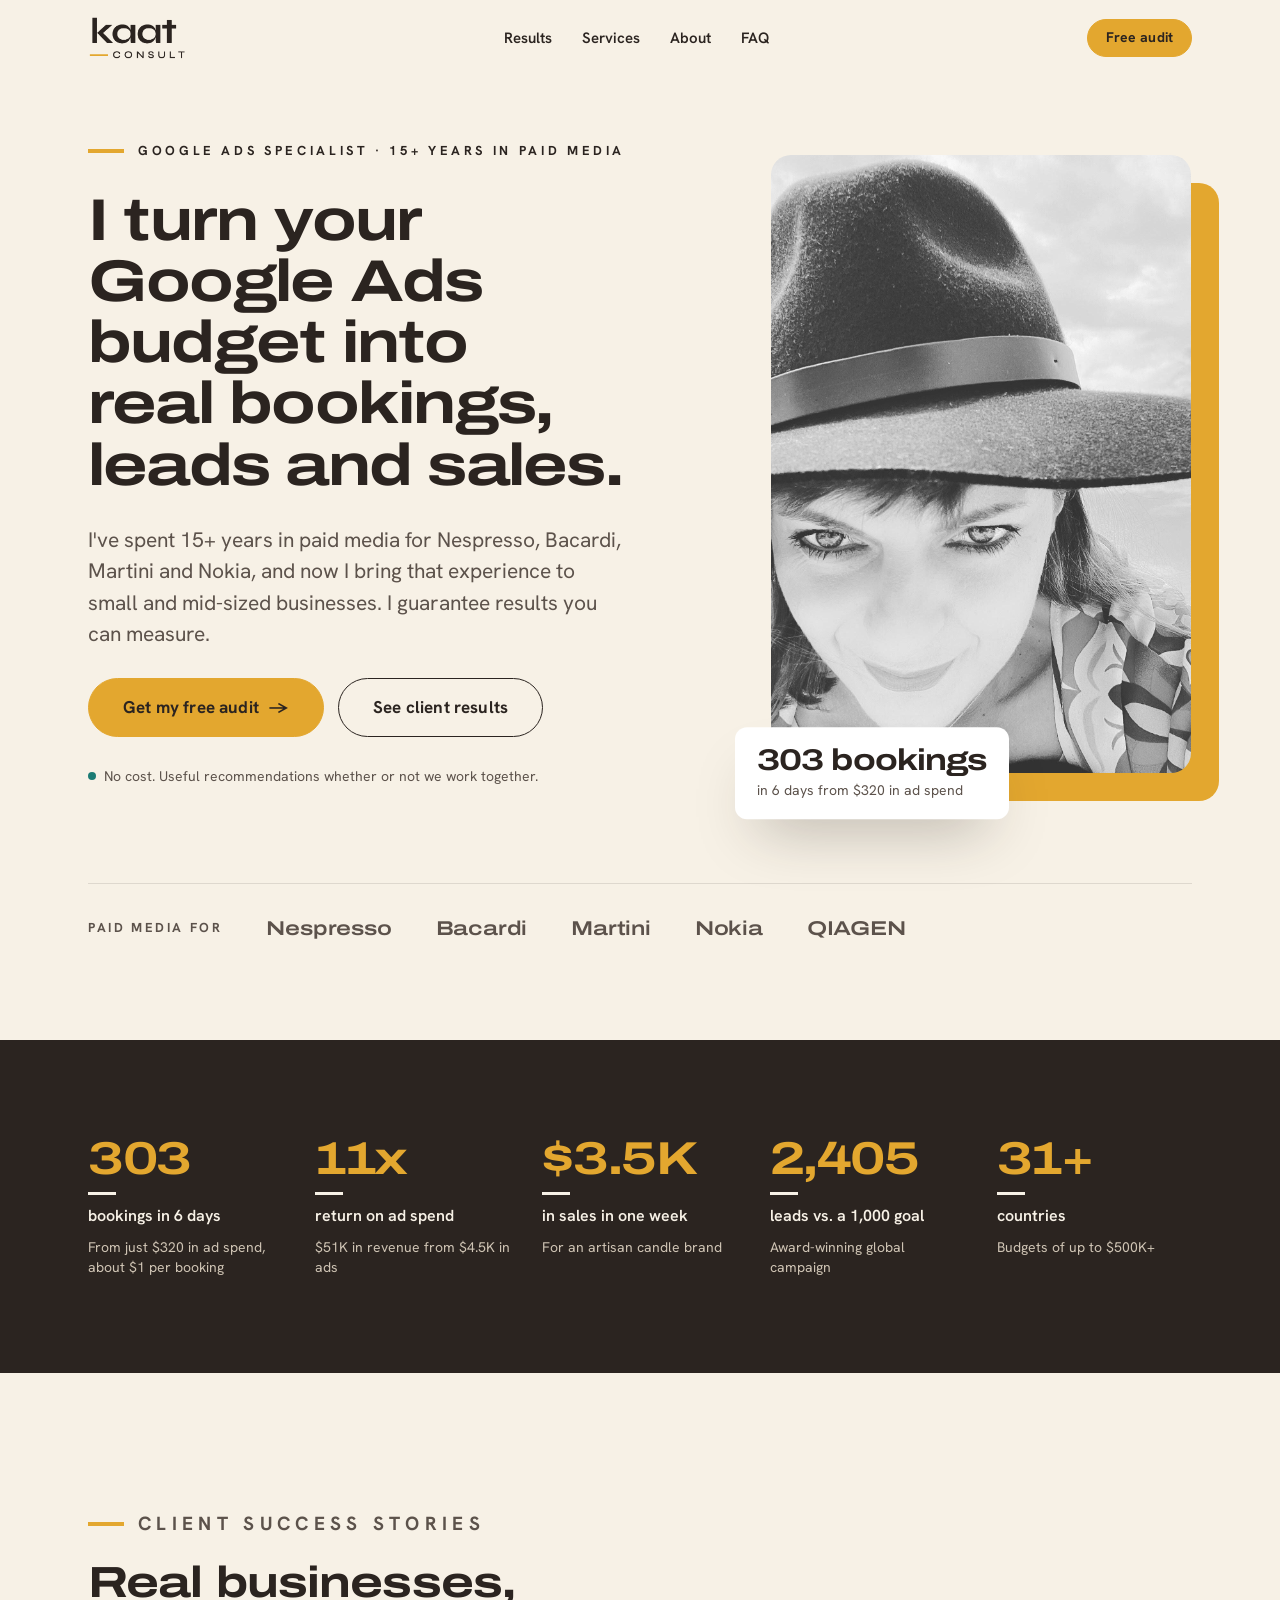
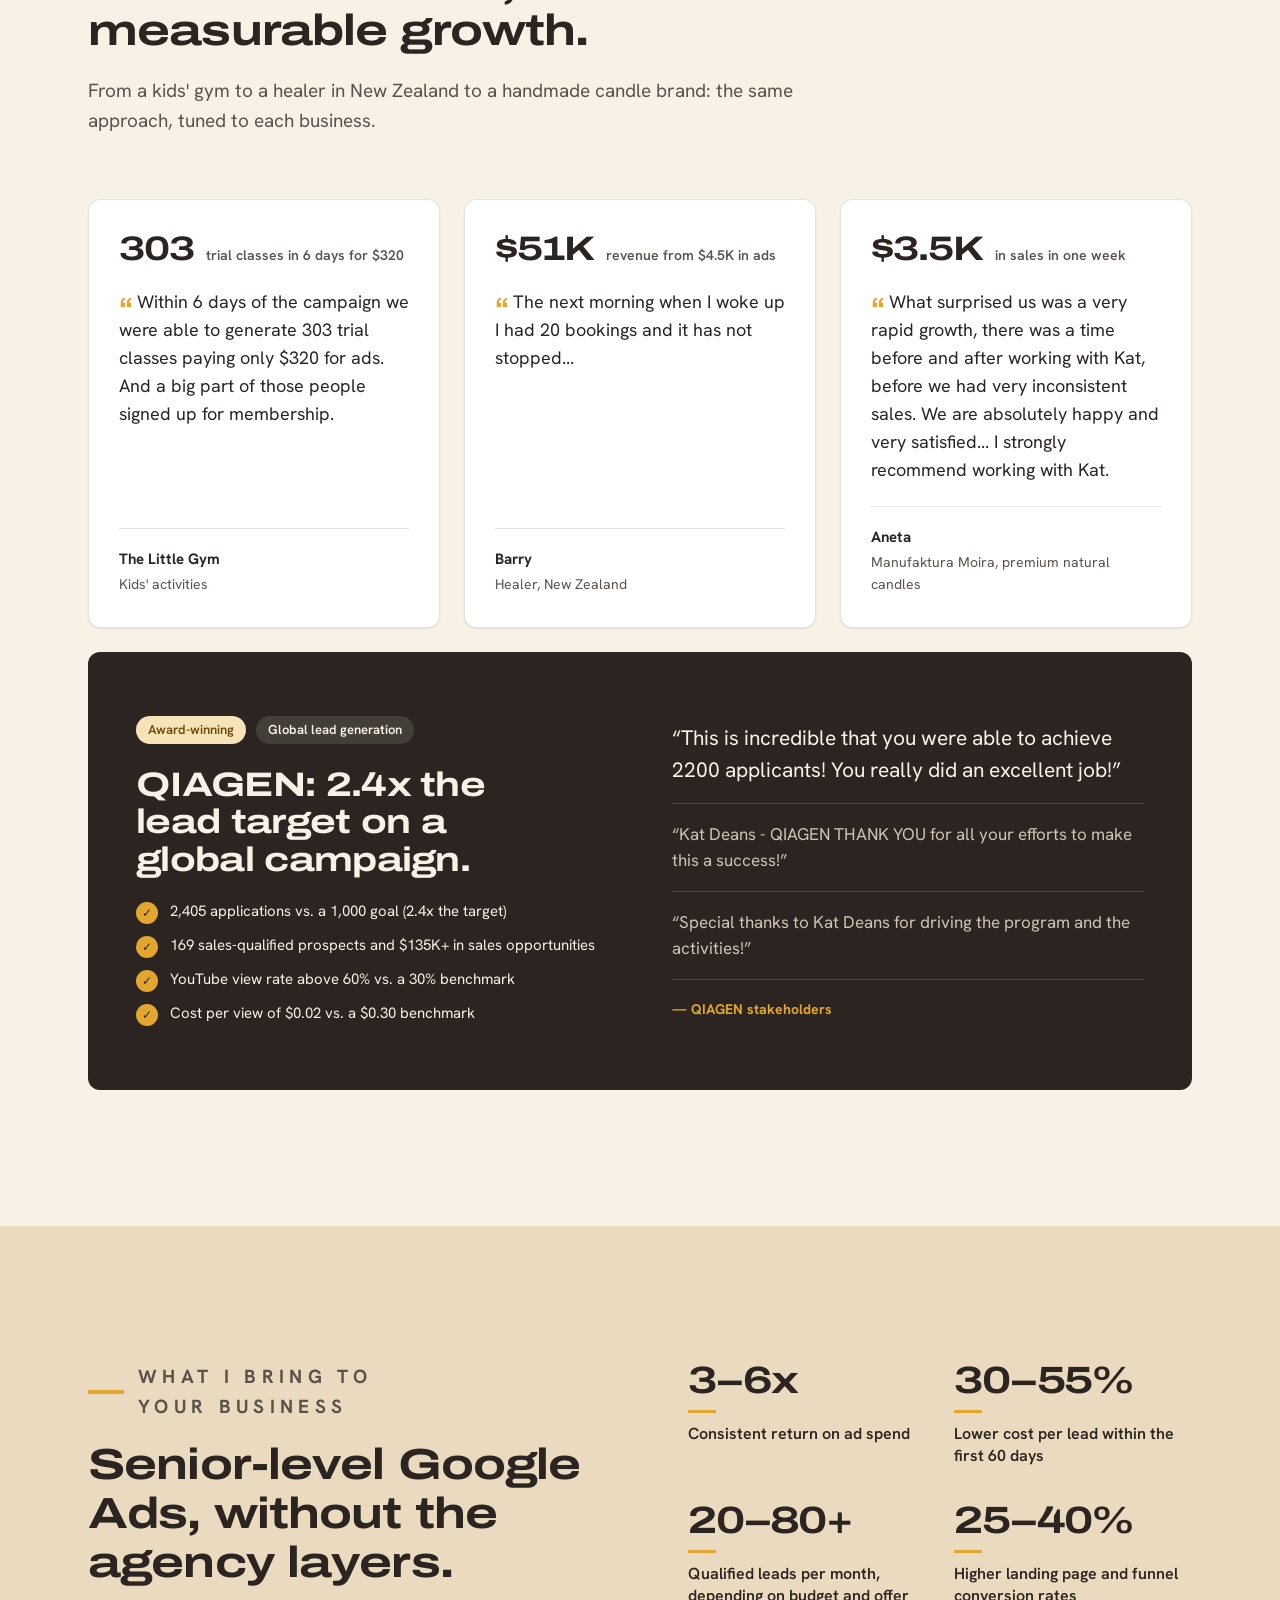
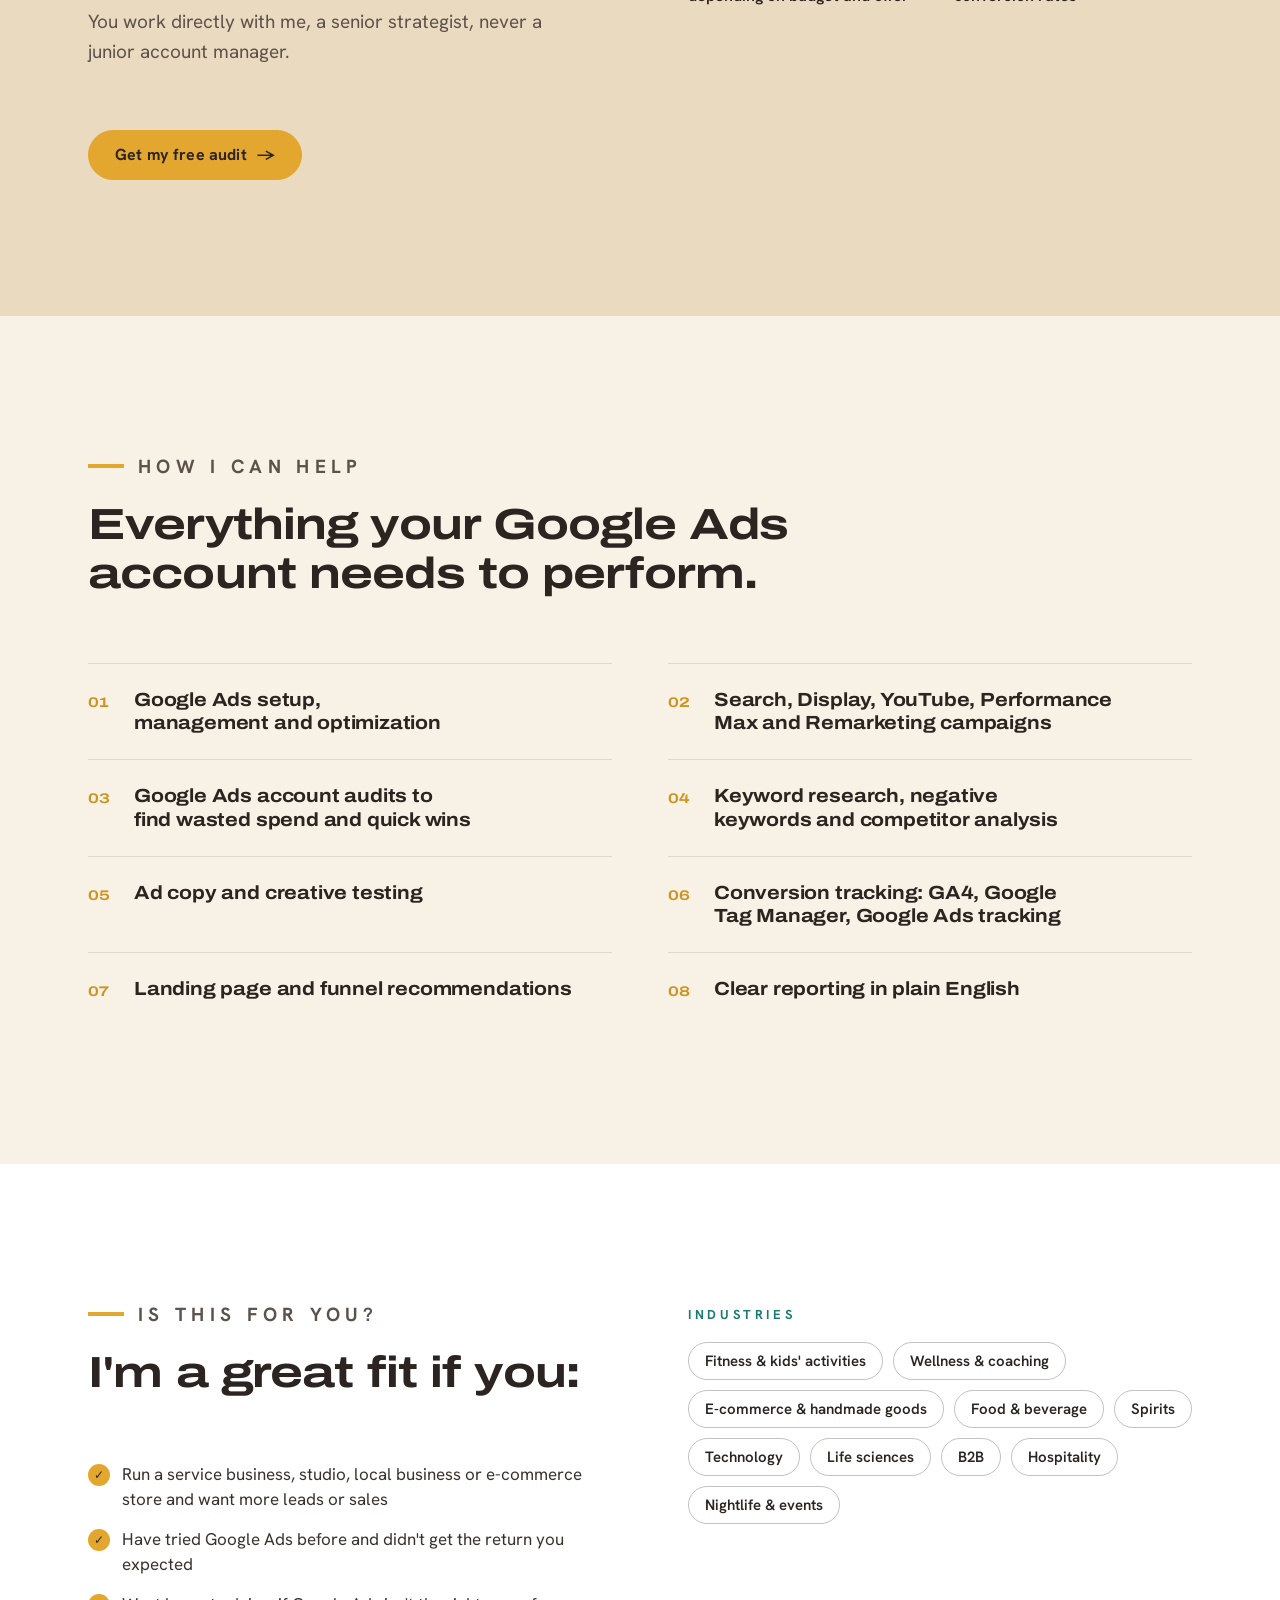
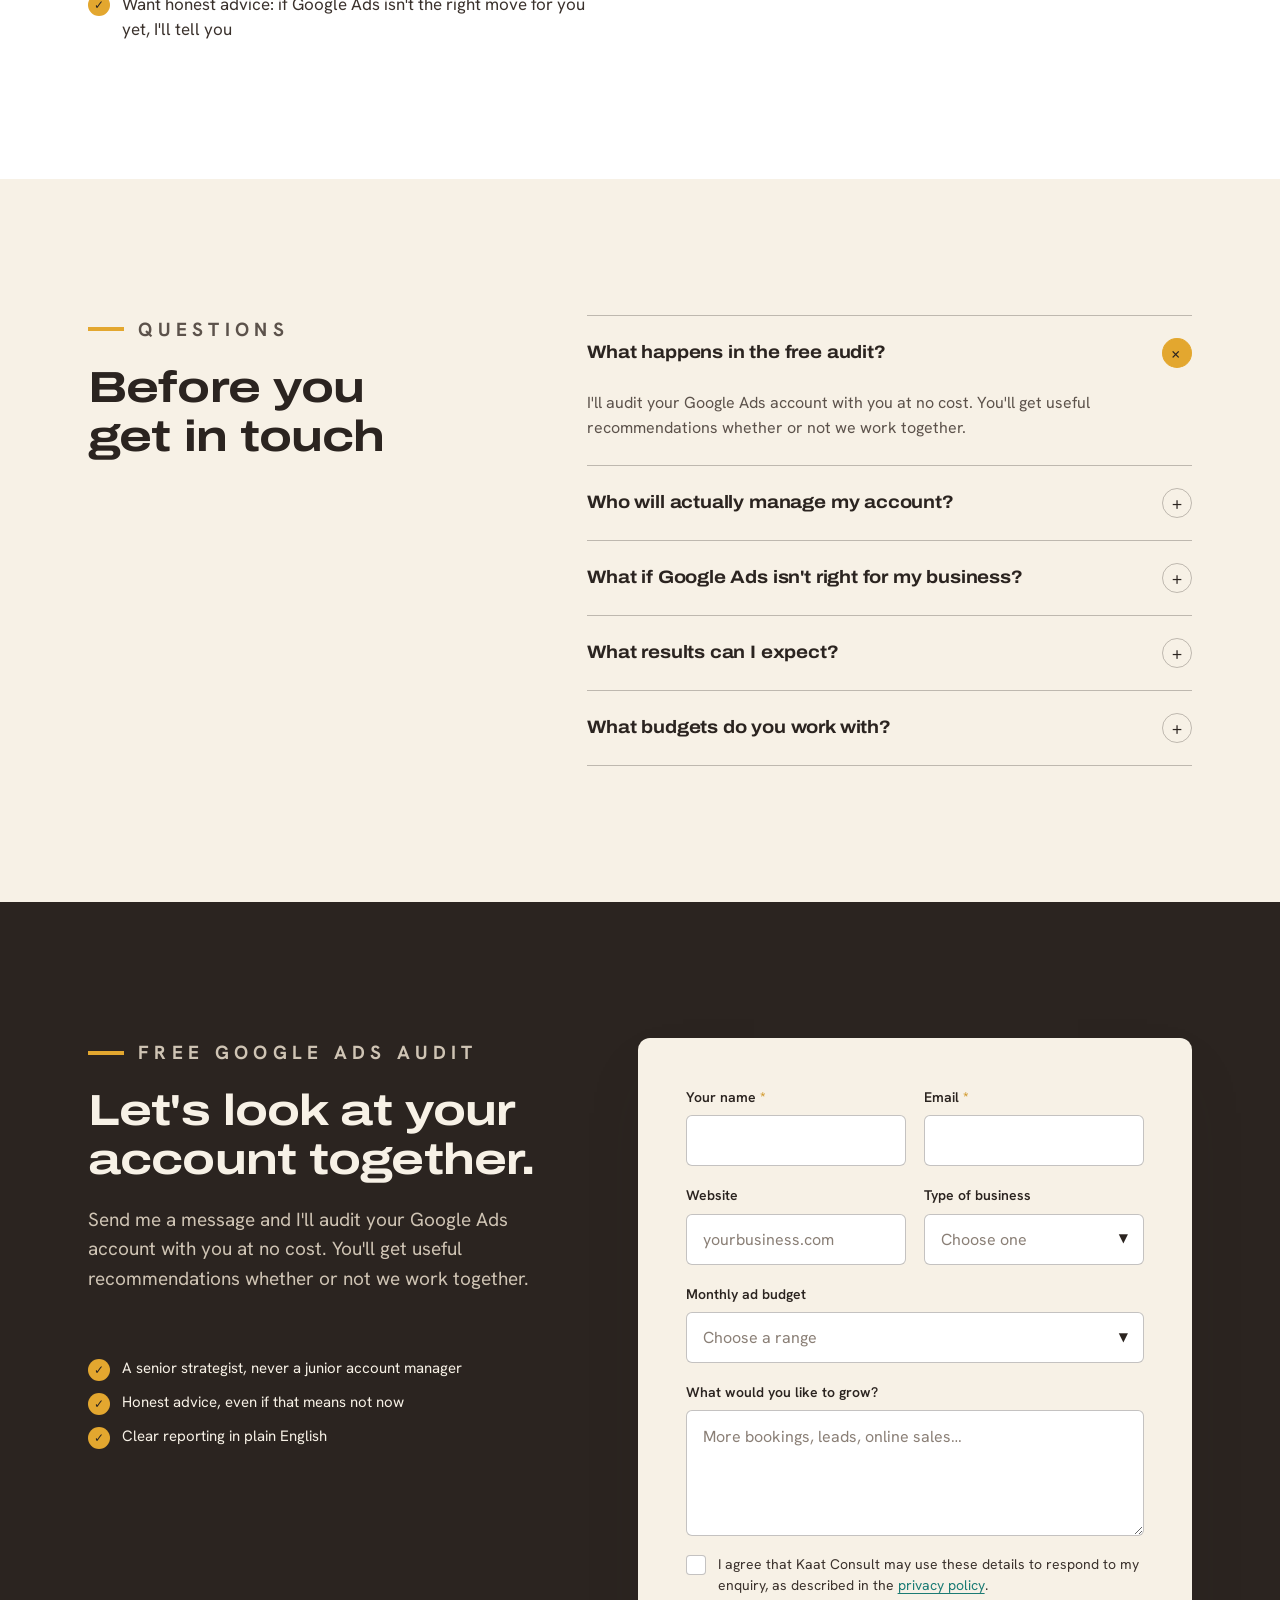
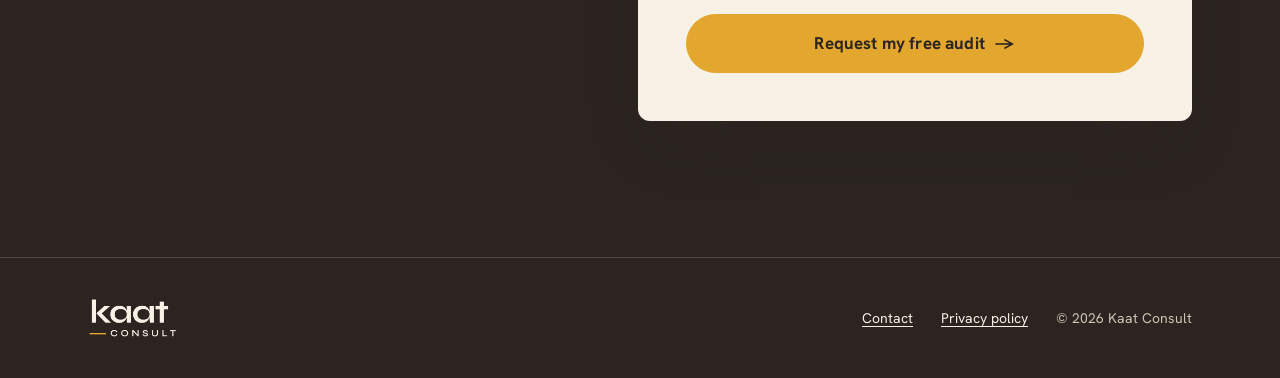
<file: index.html>
<!doctype html>
<html lang="en">
<head>
  <meta charset="utf-8">
  <meta name="viewport" content="width=device-width,initial-scale=1">
  <title>Kaat Consult · Google Ads for small &amp; mid-sized businesses</title>
  <meta name="description" content="Senior Google Ads consultant with 15+ years in paid media for Nespresso, Bacardi, Martini and Nokia. Get a free Google Ads audit and turn your budget into real bookings, leads and sales.">
  <meta property="og:type" content="website">
  <meta property="og:title" content="Kaat Consult · Google Ads for small &amp; mid-sized businesses">
  <meta property="og:description" content="I turn your Google Ads budget into real bookings, leads and sales. Request a free audit.">
  <meta property="og:image" content="assets/logo-on-light.png">
  <meta name="theme-color" content="#f7f1e6">
  <link rel="icon" href="assets/favicon.svg" type="image/svg+xml">
  <link rel="preconnect" href="https://fonts.googleapis.com">
  <link rel="preconnect" href="https://fonts.gstatic.com" crossorigin>
  <link rel="stylesheet" href="https://fonts.googleapis.com/css2?family=Archivo:wdth,wght@62..125,400..800&family=Hanken+Grotesk:ital,wght@0,400..700;1,400..700&display=swap">
  <link rel="stylesheet" href="css/styles.css">
  <!-- GA4 / Google Tag Manager: paste the snippet here before launch. -->
</head>
<body>
  <a class="skip-link" href="#main">Skip to content</a>

  <header class="site-header" id="site-header">
    <div class="wrap site-header__inner">
      <a class="site-header__logo" href="#top" aria-label="Kaat Consult home">
        <img src="assets/logo-on-light-tight.png" alt="Kaat Consult" width="700" height="310">
      </a>
      <nav class="site-nav" aria-label="Main">
        <a href="#results">Results</a>
        <a href="#services">Services</a>
        <a href="#about">About</a>
        <a href="#faq">FAQ</a>
      </nav>
      <a class="btn btn--primary btn--sm" href="#contact">Free audit</a>
    </div>
  </header>

  <main id="main">
    <!-- Hero -->
    <section class="hero" id="top">
      <div class="wrap hero__grid">
        <div class="hero__copy">
          <p class="eyebrow">Google Ads specialist · 15+ years in paid media</p>
          <h1>I turn your Google Ads budget into real bookings, leads and sales.</h1>
          <p class="hero__lead">I've spent 15+ years in paid media for Nespresso, Bacardi, Martini and Nokia, and now I bring that experience to small and mid-sized businesses. I guarantee results you can measure.</p>
          <div class="hero__ctas">
            <a class="btn btn--primary btn--lg" href="#contact">Get my free audit <span class="btn__arrow" aria-hidden="true">→</span></a>
            <a class="btn btn--secondary btn--lg" href="#results">See client results</a>
          </div>
          <p class="hero__micro">No cost. Useful recommendations whether or not we work together.</p>
        </div>
        <div class="portrait">
          <img src="assets/kat-portrait.png" alt="Kat Deans, founder of Kaat Consult" width="615" height="618" fetchpriority="high">
          <div class="portrait__chip">
            <strong>303 bookings</strong>
            <span>in 6 days from $320 in ad spend</span>
          </div>
        </div>
      </div>
      <div class="wrap">
        <ul class="brands" aria-label="Paid media for">
          <li class="brands__label" aria-hidden="true">Paid media for</li>
          <li class="brands__name">Nespresso</li>
          <li class="brands__name">Bacardi</li>
          <li class="brands__name">Martini</li>
          <li class="brands__name">Nokia</li>
          <li class="brands__name">QIAGEN</li>
        </ul>
      </div>
    </section>

    <!-- Proof band -->
    <section class="section section--ink section--tight" id="proof" aria-label="Results at a glance">
      <div class="wrap proof-stats">
        <div class="stat stat--lg stat--inverse">
          <div class="stat__value">303</div><div class="stat__bar"></div>
          <div class="stat__label">bookings in 6 days</div>
          <div class="stat__context">From just $320 in ad spend, about $1 per booking</div>
        </div>
        <div class="stat stat--lg stat--inverse">
          <div class="stat__value">11x</div><div class="stat__bar"></div>
          <div class="stat__label">return on ad spend</div>
          <div class="stat__context">$51K in revenue from $4.5K in ads</div>
        </div>
        <div class="stat stat--lg stat--inverse">
          <div class="stat__value">$3.5K</div><div class="stat__bar"></div>
          <div class="stat__label">in sales in one week</div>
          <div class="stat__context">For an artisan candle brand</div>
        </div>
        <div class="stat stat--lg stat--inverse">
          <div class="stat__value">2,405</div><div class="stat__bar"></div>
          <div class="stat__label">leads vs. a 1,000 goal</div>
          <div class="stat__context">Award-winning global campaign</div>
        </div>
        <div class="stat stat--lg stat--inverse">
          <div class="stat__value">31+</div><div class="stat__bar"></div>
          <div class="stat__label">countries</div>
          <div class="stat__context">Budgets of up to $500K+</div>
        </div>
      </div>
    </section>

    <!-- Results -->
    <section class="section section--page" id="results">
      <div class="wrap">
        <div class="section-head">
          <p class="eyebrow">Client success stories</p>
          <h2>Real businesses, measurable growth.</h2>
          <p>From a kids' gym to a healer in New Zealand to a handmade candle brand: the same approach, tuned to each business.</p>
        </div>
        <div class="grid-3">
          <figure class="tcard">
            <div class="tcard__result"><span class="tcard__value">303</span><span class="tcard__label">trial classes in 6 days for $320</span></div>
            <blockquote>Within 6 days of the campaign we were able to generate 303 trial classes paying only $320 for ads. And a big part of those people signed up for membership.</blockquote>
            <figcaption><span class="tcard__name">The Little Gym</span><span class="tcard__role">Kids' activities</span></figcaption>
          </figure>
          <figure class="tcard">
            <div class="tcard__result"><span class="tcard__value">$51K</span><span class="tcard__label">revenue from $4.5K in ads</span></div>
            <blockquote>The next morning when I woke up I had 20 bookings and it has not stopped...</blockquote>
            <figcaption><span class="tcard__name">Barry</span><span class="tcard__role">Healer, New Zealand</span></figcaption>
          </figure>
          <figure class="tcard">
            <div class="tcard__result"><span class="tcard__value">$3.5K</span><span class="tcard__label">in sales in one week</span></div>
            <blockquote>What surprised us was a very rapid growth, there was a time before and after working with Kat, before we had very inconsistent sales. We are absolutely happy and very satisfied... I strongly recommend working with Kat.</blockquote>
            <figcaption><span class="tcard__name">Aneta</span><span class="tcard__role">Manufaktura Moira, premium natural candles</span></figcaption>
          </figure>
        </div>

        <div class="qiagen">
          <div class="qiagen__main">
            <div class="qiagen__badges">
              <span class="badge badge--accent">Award-winning</span>
              <span class="badge badge--inverse">Global lead generation</span>
            </div>
            <h3>QIAGEN: 2.4x the lead target on a global campaign.</h3>
            <ul class="checklist checklist--sm checklist--inverse">
              <li>2,405 applications vs. a 1,000 goal (2.4x the target)</li>
              <li>169 sales-qualified prospects and $135K+ in sales opportunities</li>
              <li>YouTube view rate above 60% vs. a 30% benchmark</li>
              <li>Cost per view of $0.02 vs. a $0.30 benchmark</li>
            </ul>
          </div>
          <div class="qiagen__quotes">
            <blockquote>“This is incredible that you were able to achieve 2200 applicants! You really did an excellent job!”</blockquote>
            <blockquote>“Kat Deans - QIAGEN THANK YOU for all your efforts to make this a success!”</blockquote>
            <blockquote>“Special thanks to Kat Deans for driving the program and the activities!”</blockquote>
            <span class="qiagen__source">— QIAGEN stakeholders</span>
          </div>
        </div>
      </div>
    </section>

    <!-- Outcomes -->
    <section class="section section--alt" id="about">
      <div class="wrap grid-2 outcomes">
        <div>
          <div class="section-head">
            <p class="eyebrow">What I bring to your business</p>
            <h2>Senior-level Google Ads, without the agency layers.</h2>
            <p>You work directly with me, a senior strategist, never a junior account manager.</p>
          </div>
          <a class="btn btn--primary" href="#contact">Get my free audit <span class="btn__arrow" aria-hidden="true">→</span></a>
        </div>
        <div class="outcomes__stats">
          <div class="stat"><div class="stat__value">3–6x</div><div class="stat__bar"></div><div class="stat__label">Consistent return on ad spend</div></div>
          <div class="stat"><div class="stat__value">30–55%</div><div class="stat__bar"></div><div class="stat__label">Lower cost per lead within the first 60 days</div></div>
          <div class="stat"><div class="stat__value">20–80+</div><div class="stat__bar"></div><div class="stat__label">Qualified leads per month, depending on budget and offer</div></div>
          <div class="stat"><div class="stat__value">25–40%</div><div class="stat__bar"></div><div class="stat__label">Higher landing page and funnel conversion rates</div></div>
        </div>
      </div>
    </section>

    <!-- Services -->
    <section class="section section--page" id="services">
      <div class="wrap">
        <div class="section-head">
          <p class="eyebrow">How I can help</p>
          <h2>Everything your Google Ads account needs to perform.</h2>
        </div>
        <ol class="services">
          <li class="service"><span class="service__index" aria-hidden="true">01</span><h3 class="service__title">Google Ads setup, management and optimization</h3></li>
          <li class="service"><span class="service__index" aria-hidden="true">02</span><h3 class="service__title">Search, Display, YouTube, Performance Max and Remarketing campaigns</h3></li>
          <li class="service"><span class="service__index" aria-hidden="true">03</span><h3 class="service__title">Google Ads account audits to find wasted spend and quick wins</h3></li>
          <li class="service"><span class="service__index" aria-hidden="true">04</span><h3 class="service__title">Keyword research, negative keywords and competitor analysis</h3></li>
          <li class="service"><span class="service__index" aria-hidden="true">05</span><h3 class="service__title">Ad copy and creative testing</h3></li>
          <li class="service"><span class="service__index" aria-hidden="true">06</span><h3 class="service__title">Conversion tracking: GA4, Google Tag Manager, Google Ads tracking</h3></li>
          <li class="service"><span class="service__index" aria-hidden="true">07</span><h3 class="service__title">Landing page and funnel recommendations</h3></li>
          <li class="service"><span class="service__index" aria-hidden="true">08</span><h3 class="service__title">Clear reporting in plain English</h3></li>
        </ol>
      </div>
    </section>

    <!-- Fit -->
    <section class="section section--white" id="fit">
      <div class="wrap grid-2">
        <div>
          <div class="section-head">
            <p class="eyebrow">Is this for you?</p>
            <h2>I'm a great fit if you:</h2>
          </div>
          <ul class="checklist">
            <li>Run a service business, studio, local business or e-commerce store and want more leads or sales</li>
            <li>Have tried Google Ads before and didn't get the return you expected</li>
            <li>Want honest advice: if Google Ads isn't the right move for you yet, I'll tell you</li>
          </ul>
        </div>
        <div class="industries">
          <h3 class="eyebrow eyebrow--teal eyebrow--plain">Industries</h3>
          <ul>
            <li class="badge badge--outline badge--lg">Fitness &amp; kids' activities</li>
            <li class="badge badge--outline badge--lg">Wellness &amp; coaching</li>
            <li class="badge badge--outline badge--lg">E-commerce &amp; handmade goods</li>
            <li class="badge badge--outline badge--lg">Food &amp; beverage</li>
            <li class="badge badge--outline badge--lg">Spirits</li>
            <li class="badge badge--outline badge--lg">Technology</li>
            <li class="badge badge--outline badge--lg">Life sciences</li>
            <li class="badge badge--outline badge--lg">B2B</li>
            <li class="badge badge--outline badge--lg">Hospitality</li>
            <li class="badge badge--outline badge--lg">Nightlife &amp; events</li>
          </ul>
        </div>
      </div>
    </section>

    <!-- FAQ -->
    <section class="section section--page" id="faq">
      <div class="wrap grid-2 faq">
        <div class="section-head">
          <p class="eyebrow">Questions</p>
          <h2>Before you get in touch</h2>
        </div>
        <div class="accordion" data-accordion>
          <div class="accordion__item">
            <h3><button class="accordion__trigger" type="button" aria-expanded="true" aria-controls="faq-1" id="faq-1-btn"><span>What happens in the free audit?</span><span class="accordion__icon" aria-hidden="true">+</span></button></h3>
            <div class="accordion__panel is-open" id="faq-1" role="region" aria-labelledby="faq-1-btn"><div><p>I'll audit your Google Ads account with you at no cost. You'll get useful recommendations whether or not we work together.</p></div></div>
          </div>
          <div class="accordion__item">
            <h3><button class="accordion__trigger" type="button" aria-expanded="false" aria-controls="faq-2" id="faq-2-btn"><span>Who will actually manage my account?</span><span class="accordion__icon" aria-hidden="true">+</span></button></h3>
            <div class="accordion__panel" id="faq-2" role="region" aria-labelledby="faq-2-btn"><div><p>You work directly with me, a senior strategist, never a junior account manager.</p></div></div>
          </div>
          <div class="accordion__item">
            <h3><button class="accordion__trigger" type="button" aria-expanded="false" aria-controls="faq-3" id="faq-3-btn"><span>What if Google Ads isn't right for my business?</span><span class="accordion__icon" aria-hidden="true">+</span></button></h3>
            <div class="accordion__panel" id="faq-3" role="region" aria-labelledby="faq-3-btn"><div><p>I'll tell you. If Google Ads isn't the right move for you yet, you'll get honest advice instead of a sales pitch.</p></div></div>
          </div>
          <div class="accordion__item">
            <h3><button class="accordion__trigger" type="button" aria-expanded="false" aria-controls="faq-4" id="faq-4-btn"><span>What results can I expect?</span><span class="accordion__icon" aria-hidden="true">+</span></button></h3>
            <div class="accordion__panel" id="faq-4" role="region" aria-labelledby="faq-4-btn"><div><p>Clients typically see a 3–6x return on ad spend, cost per lead down 30–55% within the first 60 days, and 20–80+ qualified leads per month depending on budget and offer.</p></div></div>
          </div>
          <div class="accordion__item">
            <h3><button class="accordion__trigger" type="button" aria-expanded="false" aria-controls="faq-5" id="faq-5-btn"><span>What budgets do you work with?</span><span class="accordion__icon" aria-hidden="true">+</span></button></h3>
            <div class="accordion__panel" id="faq-5" role="region" aria-labelledby="faq-5-btn"><div><p>Everything from a few hundred dollars (303 bookings from $320) to budgets of $500K+ across 31+ countries.</p></div></div>
          </div>
        </div>
      </div>
    </section>

    <!-- Contact -->
    <section class="section section--ink" id="contact">
      <div class="wrap grid-2 contact">
        <div>
          <div class="section-head section-head--inverse">
            <p class="eyebrow eyebrow--inverse">Free Google Ads audit</p>
            <h2>Let's look at your account together.</h2>
            <p>Send me a message and I'll audit your Google Ads account with you at no cost. You'll get useful recommendations whether or not we work together.</p>
          </div>
          <ul class="checklist checklist--sm checklist--inverse">
            <li>A senior strategist, never a junior account manager</li>
            <li>Honest advice, even if that means not now</li>
            <li>Clear reporting in plain English</li>
          </ul>
        </div>

        <div class="contact__panel">
          <form class="contact-form" id="contact-form" novalidate>
            <div class="field" data-field="name">
              <label class="field__label" for="name">Your name<span class="field__req" aria-hidden="true"> *</span></label>
              <input class="field__control" id="name" name="name" type="text" autocomplete="name" required aria-describedby="name-error">
              <span class="field__error" id="name-error" aria-live="polite"></span>
            </div>
            <div class="field" data-field="email">
              <label class="field__label" for="email">Email<span class="field__req" aria-hidden="true"> *</span></label>
              <input class="field__control" id="email" name="email" type="email" autocomplete="email" required aria-describedby="email-error">
              <span class="field__error" id="email-error" aria-live="polite"></span>
            </div>
            <div class="field">
              <label class="field__label" for="website">Website</label>
              <input class="field__control" id="website" name="website" type="text" inputmode="url" autocomplete="url" placeholder="yourbusiness.com">
            </div>
            <div class="field">
              <label class="field__label" for="type">Type of business</label>
              <div class="field__select">
                <select class="field__control" id="type" name="type">
                  <option value="" disabled selected>Choose one</option>
                  <option>Service business</option>
                  <option>Studio or local business</option>
                  <option>E-commerce store</option>
                  <option>B2B</option>
                  <option>Other</option>
                </select>
              </div>
            </div>
            <div class="field span-2">
              <label class="field__label" for="budget">Monthly ad budget</label>
              <div class="field__select">
                <select class="field__control" id="budget" name="budget">
                  <option value="" disabled selected>Choose a range</option>
                  <option>Not running ads yet</option>
                  <option>Under $1,000</option>
                  <option>$1,000–$5,000</option>
                  <option>$5,000–$20,000</option>
                  <option>$20,000+</option>
                </select>
              </div>
            </div>
            <div class="field span-2">
              <label class="field__label" for="message">What would you like to grow?</label>
              <textarea class="field__control" id="message" name="message" rows="4" placeholder="More bookings, leads, online sales…"></textarea>
            </div>
            <div class="span-2">
              <label class="checkbox" data-field="consent">
                <input type="checkbox" name="consent" value="yes" required>
                <span class="checkbox__box" aria-hidden="true"></span>
                <span class="checkbox__text">I agree that Kaat Consult may use these details to respond to my enquiry, as described in the <a href="/privacy">privacy policy</a>.</span>
              </label>
            </div>
            <div class="sr-only" aria-hidden="true">
              <label for="company">Company (leave empty)</label>
              <input id="company" name="company" type="text" tabindex="-1" autocomplete="off">
            </div>
            <p class="form-status span-2" id="form-status" role="alert" hidden></p>
            <div class="span-2">
              <button class="btn btn--primary btn--lg btn--full" type="submit"><span class="btn__label">Request my free audit</span> <span class="btn__arrow" aria-hidden="true">→</span></button>
            </div>
          </form>

          <div class="success" id="form-success" hidden tabindex="-1">
            <span class="success__icon" aria-hidden="true">✓</span>
            <h3>Thank you, message received.</h3>
            <p>I'll get back to you personally to set up your free audit.</p>
            <button class="btn btn--secondary btn--sm" type="button" id="form-reset">Send another message</button>
          </div>
        </div>
      </div>
    </section>
  </main>

  <footer class="site-footer">
    <div class="wrap site-footer__inner">
      <img src="assets/logo-on-dark-tight.png" alt="Kaat Consult" width="700" height="310">
      <div class="site-footer__links">
        <a href="#contact">Contact</a>
        <a href="/privacy">Privacy policy</a>
        <span>© <span data-year>2026</span> Kaat Consult</span>
      </div>
    </div>
  </footer>

  <script src="js/main.js" defer></script>
</body>
</html>
</file>
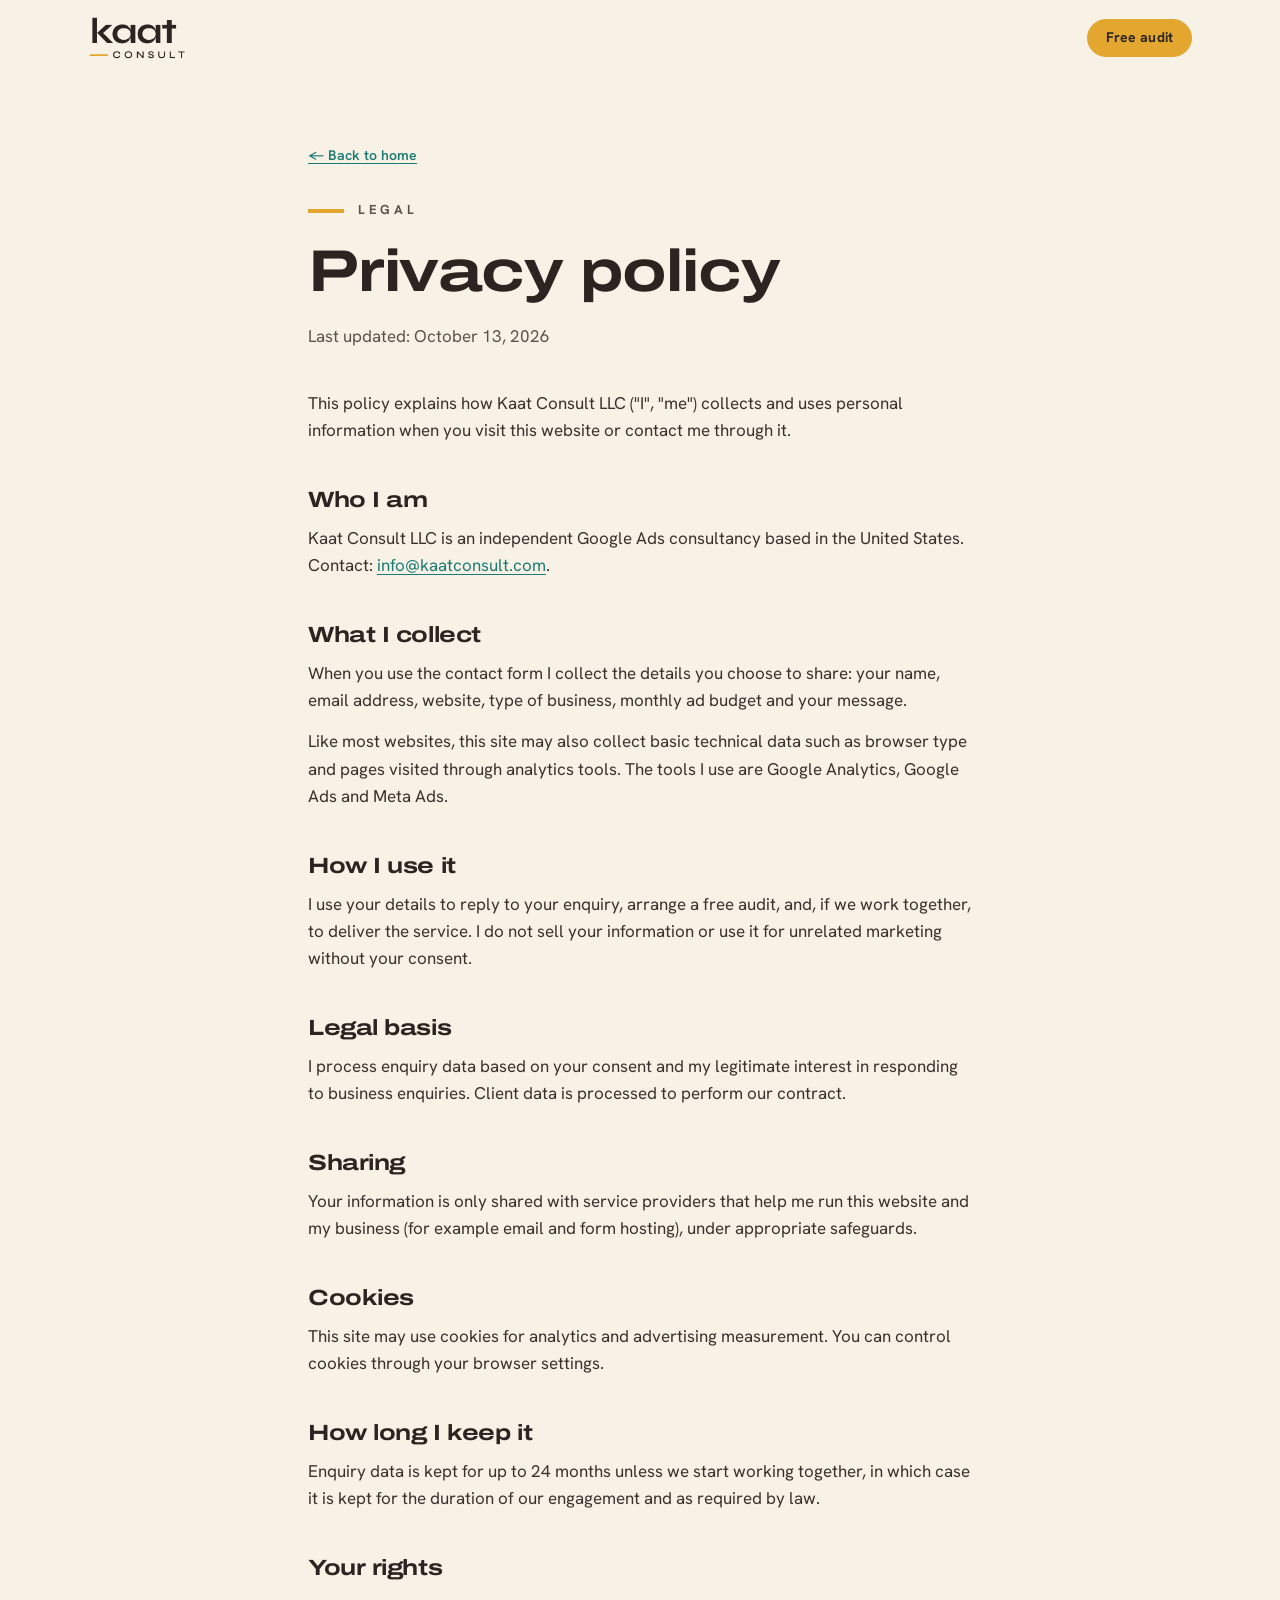
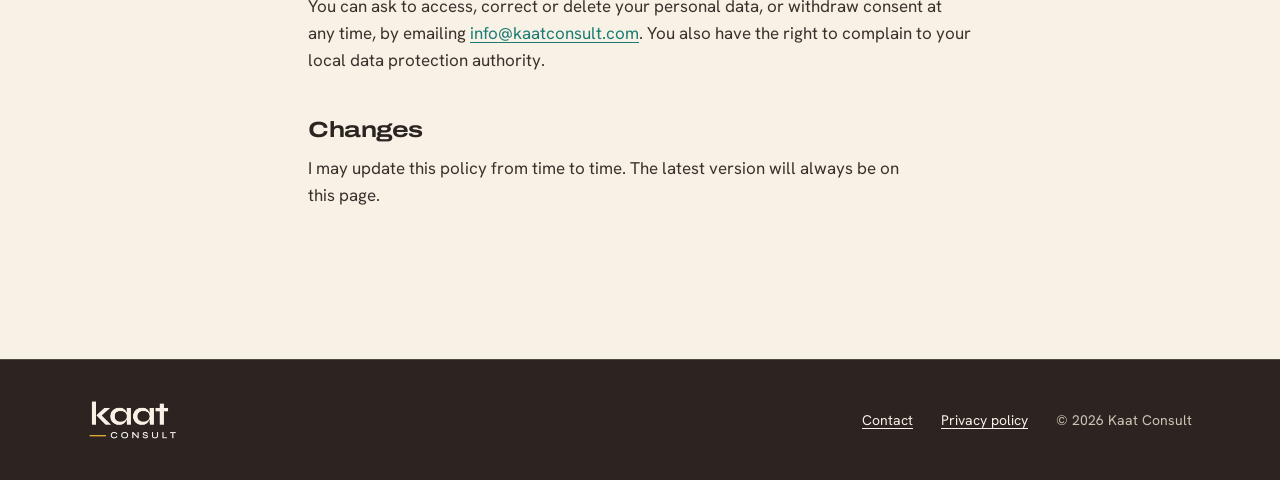
<file: privacy.html>
<!doctype html>
<html lang="en">
<head>
  <meta charset="utf-8">
  <meta name="viewport" content="width=device-width,initial-scale=1">
  <title>Privacy policy · Kaat Consult</title>
  <meta name="description" content="How Kaat Consult collects and uses personal information when you visit this website or get in touch.">
  <meta name="theme-color" content="#f7f1e6">
  <link rel="icon" href="assets/favicon.svg" type="image/svg+xml">
  <link rel="preconnect" href="https://fonts.googleapis.com">
  <link rel="preconnect" href="https://fonts.gstatic.com" crossorigin>
  <link rel="stylesheet" href="https://fonts.googleapis.com/css2?family=Archivo:wdth,wght@62..125,400..800&family=Hanken+Grotesk:ital,wght@0,400..700;1,400..700&display=swap">
  <link rel="stylesheet" href="css/styles.css">
</head>
<body>
  <a class="skip-link" href="#main">Skip to content</a>

  <header class="site-header" id="site-header">
    <div class="wrap site-header__inner">
      <a class="site-header__logo" href="/" aria-label="Kaat Consult home">
        <img src="assets/logo-on-light-tight.png" alt="Kaat Consult" width="700" height="310">
      </a>
      <a class="btn btn--primary btn--sm" href="/#contact">Free audit</a>
    </div>
  </header>

  <main class="legal" id="main">
    <article>
      <a class="legal__back" href="/">← Back to home</a>
      <div class="legal__head">
        <p class="eyebrow">Legal</p>
        <h1>Privacy policy</h1>
        <p>Last updated: October 13, 2026</p>
      </div>

      <p>This policy explains how Kaat Consult LLC ("I", "me") collects and uses personal information when you visit this website or contact me through it.</p>

      <h2>Who I am</h2>
      <p>Kaat Consult LLC is an independent Google Ads consultancy based in the United States. Contact: <a href="mailto:info@kaatconsult.com">info@kaatconsult.com</a>.</p>

      <h2>What I collect</h2>
      <p>When you use the contact form I collect the details you choose to share: your name, email address, website, type of business, monthly ad budget and your message.</p>
      <p>Like most websites, this site may also collect basic technical data such as browser type and pages visited through analytics tools. The tools I use are Google Analytics, Google Ads and Meta Ads.</p>

      <h2>How I use it</h2>
      <p>I use your details to reply to your enquiry, arrange a free audit, and, if we work together, to deliver the service. I do not sell your information or use it for unrelated marketing without your consent.</p>

      <h2>Legal basis</h2>
      <p>I process enquiry data based on your consent and my legitimate interest in responding to business enquiries. Client data is processed to perform our contract.</p>

      <h2>Sharing</h2>
      <p>Your information is only shared with service providers that help me run this website and my business (for example email and form hosting), under appropriate safeguards.</p>

      <h2>Cookies</h2>
      <p>This site may use cookies for analytics and advertising measurement. You can control cookies through your browser settings.</p>

      <h2>How long I keep it</h2>
      <p>Enquiry data is kept for up to 24 months unless we start working together, in which case it is kept for the duration of our engagement and as required by law.</p>

      <h2>Your rights</h2>
      <p>You can ask to access, correct or delete your personal data, or withdraw consent at any time, by emailing <a href="mailto:info@kaatconsult.com">info@kaatconsult.com</a>. You also have the right to complain to your local data protection authority.</p>

      <h2>Changes</h2>
      <p>I may update this policy from time to time. The latest version will always be on this page.</p>

    </article>
  </main>

  <footer class="site-footer">
    <div class="wrap site-footer__inner">
      <img src="assets/logo-on-dark-tight.png" alt="Kaat Consult" width="700" height="310">
      <div class="site-footer__links">
        <a href="/#contact">Contact</a>
        <a href="/privacy" aria-current="page">Privacy policy</a>
        <span>© <span data-year>2026</span> Kaat Consult</span>
      </div>
    </div>
  </footer>

  <script src="js/main.js" defer></script>
</body>
</html>
</file>
<file: css/styles.css>
/* Kaat Consult website
   Tokens mirror the Claude Design system (tokens/*.css) — keep them in sync. */

/* ---------- Tokens ---------- */
:root{
  /* Brand base */
  --kc-ink:#2b2420;--kc-ink-90:#3a312c;--kc-ink-70:#5c524b;--kc-ink-50:#8a7f76;
  --kc-cream:#f7f1e6;--kc-cream-deep:#efe5d3;--kc-sand:#eadac0;--kc-sand-deep:#dcc7a5;
  --kc-mustard:#e3a72f;--kc-mustard-hover:#cf9420;--kc-mustard-soft:#f6e3b8;
  --kc-teal:#1b7b74;--kc-teal-deep:#145e59;--kc-teal-soft:#d6e8e3;
  --kc-white:#ffffff;--kc-error:#b3412e;--kc-error-soft:#f6dcd5;
  /* Semantic */
  --text-strong:var(--kc-ink);--text-body:var(--kc-ink-90);--text-muted:var(--kc-ink-70);
  --text-on-inverse:var(--kc-cream);--text-on-inverse-muted:#cfc4b4;
  --border-subtle:rgba(43,36,32,.12);--border-strong:rgba(43,36,32,.28);--border-inverse:rgba(247,241,230,.18);
  --focus-ring:0 0 0 3px rgba(227,167,47,.45);
  /* Type */
  --font-display:'Archivo',ui-sans-serif,system-ui,sans-serif;
  --font-body:'Hanken Grotesk',ui-sans-serif,system-ui,sans-serif;
  --display-stretch:125%;
  --fs-display-l:clamp(36px,4.6vw,60px);
  --fs-h2:clamp(30px,3.4vw,44px);
  --fs-lead:21px;--fs-body:17px;
  --fs-stat:clamp(44px,5vw,68px);
  --lh-heading:1.12;--lh-body:1.6;
  --tracking-display:-0.02em;--tracking-eyebrow:0.28em;
  /* Space */
  --space-1:4px;--space-2:8px;--space-3:12px;--space-4:16px;--space-5:24px;--space-6:32px;
  --space-7:48px;--space-8:64px;--space-9:96px;--space-10:136px;
  --container:1200px;--container-narrow:760px;
  --gutter:clamp(20px,4vw,48px);
  --radius-s:6px;--radius-m:12px;--radius-l:20px;--radius-pill:999px;
  --shadow-1:0 1px 2px rgba(43,36,32,.06),0 1px 1px rgba(43,36,32,.04);
  --shadow-2:0 12px 32px -12px rgba(43,36,32,.22);
  --shadow-3:0 30px 60px -24px rgba(43,36,32,.35);
  /* Motion */
  --ease-out:cubic-bezier(.2,.7,.2,1);
  --dur-fast:140ms;--dur-med:240ms;
  --header-offset:72px;
}

/* ---------- Base ---------- */
*,*::before,*::after{box-sizing:border-box}
html{-webkit-text-size-adjust:100%;scroll-behavior:smooth;scroll-padding-top:var(--header-offset)}
body{margin:0;background:var(--kc-cream);color:var(--text-body);font-family:var(--font-body);font-size:var(--fs-body);line-height:var(--lh-body);-webkit-font-smoothing:antialiased;overflow-x:clip}
h1,h2,h3,h4{font-family:var(--font-display);font-stretch:var(--display-stretch);color:var(--text-strong);letter-spacing:var(--tracking-display);line-height:var(--lh-heading);font-weight:700;margin:0;text-wrap:balance}
p{margin:0;text-wrap:pretty}
img{max-width:100%}
a{color:var(--kc-teal);text-decoration:underline;text-underline-offset:3px}
a:hover{color:var(--kc-ink)}
::selection{background:var(--kc-mustard-soft)}
:focus-visible{outline:none;box-shadow:var(--focus-ring);border-radius:4px}
.sr-only{position:absolute;width:1px;height:1px;padding:0;margin:-1px;overflow:hidden;clip:rect(0,0,0,0);white-space:nowrap;border:0}
.skip-link{position:absolute;left:16px;top:-60px;z-index:50;background:var(--kc-ink);color:var(--kc-cream);padding:10px 16px;border-radius:var(--radius-s);font-weight:700;text-decoration:none}
.skip-link:focus{top:12px;color:var(--kc-cream)}

@media (prefers-reduced-motion:reduce){
  html{scroll-behavior:auto}
  *,*::before,*::after{transition-duration:1ms!important;animation-duration:1ms!important}
}

/* ---------- Layout ---------- */
.wrap{max-width:var(--container);margin:0 auto;padding:0 var(--gutter);width:100%}
.section{padding:var(--space-10) 0}
.section--page{background:var(--kc-cream)}
.section--alt{background:var(--kc-sand)}
.section--white{background:var(--kc-white)}
.section--ink{background:var(--kc-ink);color:var(--kc-cream)}
.section--tight{padding:var(--space-9) 0}

.section-head{display:flex;flex-direction:column;gap:20px;max-width:760px;margin-bottom:var(--space-8);align-items:flex-start}
.section-head h2{font-size:var(--fs-h2)}
.section-head p{font-size:19px;line-height:1.55;color:var(--text-muted)}
.section-head--inverse h2{color:var(--kc-cream)}
.section-head--inverse p{color:var(--text-on-inverse-muted)}

.grid-2{display:grid;grid-template-columns:minmax(0,1fr) minmax(0,1fr);gap:var(--space-9)}
.grid-3{display:grid;grid-template-columns:repeat(3,minmax(0,1fr));gap:24px}

/* ---------- Button ---------- */
.btn{display:inline-flex;align-items:center;justify-content:center;gap:10px;font-family:var(--font-body);font-weight:700;letter-spacing:.01em;line-height:1.1;border-radius:var(--radius-pill);border:1.5px solid transparent;cursor:pointer;text-decoration:none;padding:15px 26px;font-size:16px;transition:background var(--dur-fast) var(--ease-out),color var(--dur-fast),border-color var(--dur-fast),transform var(--dur-fast)}
.btn:active:not(:disabled){transform:translateY(1px) scale(.99)}
.btn:disabled{opacity:.45;cursor:not-allowed}
.btn--sm{padding:10px 18px;font-size:14px}
.btn--lg{padding:19px 34px;font-size:17px}
.btn--full{display:flex;width:100%}
.btn--primary{background:var(--kc-mustard);border-color:var(--kc-mustard);color:var(--kc-ink)}
.btn--primary:hover:not(:disabled){background:var(--kc-mustard-hover);border-color:var(--kc-mustard-hover);color:var(--kc-ink)}
.btn--dark{background:var(--kc-ink);border-color:var(--kc-ink);color:var(--kc-cream)}
.btn--dark:hover:not(:disabled){background:var(--kc-ink-90);color:var(--kc-cream)}
.btn--secondary{background:transparent;border-color:var(--kc-ink);color:var(--kc-ink)}
.btn--secondary:hover:not(:disabled){background:var(--kc-ink);color:var(--kc-cream)}
.btn--inverse{background:transparent;border-color:rgba(247,241,230,.5);color:var(--kc-cream)}
.btn--inverse:hover:not(:disabled){background:var(--kc-cream);color:var(--kc-ink)}
.btn__arrow{display:inline-block;transition:transform var(--dur-fast) var(--ease-out)}
.btn:hover:not(:disabled) .btn__arrow{transform:translateX(3px)}
.btn:focus-visible{border-radius:var(--radius-pill)}

/* ---------- Eyebrow ---------- */
.eyebrow{display:flex;align-items:center;gap:14px;font-family:var(--font-body);font-size:13px;font-weight:700;letter-spacing:var(--tracking-eyebrow);text-transform:uppercase;color:var(--kc-ink);margin:0}
.eyebrow::before{content:"";width:36px;height:4px;background:var(--kc-mustard);flex:none}
.eyebrow--inverse{color:var(--kc-cream)}
.eyebrow--teal{color:var(--kc-teal)}
.eyebrow--plain::before{display:none}

/* ---------- Badge ---------- */
.badge{display:inline-flex;align-items:center;gap:6px;padding:5px 11px;border-radius:var(--radius-pill);border:1px solid transparent;font-size:13px;font-weight:600;line-height:1.2;white-space:nowrap}
.badge--accent{background:var(--kc-mustard-soft);color:#6b4a08}
.badge--inverse{background:rgba(247,241,230,.12);color:var(--kc-cream)}
.badge--outline{background:transparent;color:var(--kc-ink);border-color:var(--border-strong)}
.badge--lg{font-size:15px;padding:9px 16px}

/* ---------- StatBlock ---------- */
.stat{display:flex;flex-direction:column;gap:10px}
.stat__value{font-family:var(--font-display);font-stretch:125%;font-weight:700;font-size:38px;line-height:1;letter-spacing:-0.03em;color:var(--kc-ink)}
.stat__bar{width:28px;height:3px;background:var(--kc-mustard)}
.stat__label{font-size:16px;font-weight:600;line-height:1.35;color:var(--kc-ink)}
.stat__context{font-size:14px;line-height:1.45;color:var(--text-muted)}
.stat--lg .stat__value{font-size:var(--fs-stat)}
.stat--inverse .stat__value{color:var(--kc-mustard)}
.stat--inverse .stat__bar{background:var(--kc-cream)}
.stat--inverse .stat__label{color:var(--kc-cream)}
.stat--inverse .stat__context{color:var(--text-on-inverse-muted)}

/* ---------- TestimonialCard ---------- */
.tcard{margin:0;display:flex;flex-direction:column;gap:22px;padding:32px 30px;border-radius:var(--radius-m);background:var(--kc-white);color:var(--kc-ink);border:1px solid var(--border-subtle);box-shadow:var(--shadow-1);height:100%}
.tcard__result{display:flex;align-items:baseline;gap:12px;flex-wrap:wrap}
.tcard__value{font-family:var(--font-display);font-stretch:125%;font-weight:700;font-size:34px;letter-spacing:-0.03em;line-height:1}
.tcard__label{font-size:14px;font-weight:600;color:var(--text-muted)}
.tcard blockquote{margin:0;font-size:18px;line-height:1.55;flex:1}
.tcard blockquote::before{content:"\201C";font-family:var(--font-display);font-weight:800;color:var(--kc-mustard);font-size:28px;line-height:0;vertical-align:-0.3em;margin-right:4px}
.tcard figcaption{display:flex;flex-direction:column;gap:2px;padding-top:18px;border-top:1px solid var(--border-subtle)}
.tcard__name{font-weight:700;font-size:15px}
.tcard__role{font-size:14px;color:var(--text-muted)}

/* ---------- ServiceItem ---------- */
.services{display:grid;grid-template-columns:minmax(0,1fr) minmax(0,1fr);column-gap:56px;list-style:none;margin:0;padding:0}
.service{display:grid;grid-template-columns:auto minmax(0,1fr);gap:4px 18px;padding:24px 0;border-top:1px solid var(--border-subtle)}
.service__index{font-family:var(--font-display);font-stretch:125%;font-weight:700;font-size:14px;color:var(--kc-mustard-hover);padding-top:4px;min-width:28px}
.service__title{font-family:var(--font-display);font-stretch:112%;font-size:19px;font-weight:700;letter-spacing:-0.01em;line-height:1.25;color:var(--kc-ink)}

/* ---------- CheckList ---------- */
.checklist{list-style:none;margin:0;padding:0;display:flex;flex-direction:column;gap:14px}
.checklist li{display:flex;gap:12px;align-items:flex-start;font-size:17px;line-height:1.5;color:var(--text-body)}
.checklist li::before{content:"\2713";flex:none;width:22px;height:22px;margin-top:2px;border-radius:50%;background:var(--kc-mustard);color:var(--kc-ink);display:grid;place-items:center;font-size:12px;font-weight:800;line-height:1}
.checklist--sm{gap:10px}
.checklist--sm li{font-size:15px}
.checklist--inverse li{color:var(--kc-cream)}

/* ---------- Accordion ---------- */
.accordion{border-bottom:1px solid var(--border-strong)}
.accordion__item{border-top:1px solid var(--border-strong)}
.accordion__item h3{margin:0;font-size:inherit;letter-spacing:inherit}
.accordion__trigger{all:unset;box-sizing:border-box;width:100%;cursor:pointer;display:flex;justify-content:space-between;align-items:center;gap:20px;padding:22px 0;font-family:var(--font-display);font-stretch:112%;font-size:18px;font-weight:700;color:var(--kc-ink);letter-spacing:-0.01em;line-height:1.3}
.accordion__trigger:focus-visible{box-shadow:var(--focus-ring);border-radius:4px}
.accordion__icon{flex:none;width:30px;height:30px;border-radius:50%;border:1.5px solid var(--border-strong);display:grid;place-items:center;font-family:var(--font-body);font-size:18px;font-weight:400;transition:transform var(--dur-med) var(--ease-out),background var(--dur-fast),border-color var(--dur-fast)}
.accordion__trigger[aria-expanded="true"] .accordion__icon{transform:rotate(45deg);background:var(--kc-mustard);border-color:var(--kc-mustard)}
.accordion__panel{display:grid;grid-template-rows:0fr;transition:grid-template-rows var(--dur-med) var(--ease-out)}
.accordion__panel.is-open{grid-template-rows:1fr}
.accordion__panel > div{overflow:hidden}
.accordion__panel p{padding-bottom:24px;max-width:640px;font-size:16px;line-height:1.6;color:var(--text-muted)}

/* ---------- Forms ---------- */
.field{display:flex;flex-direction:column;gap:7px}
.field__label{font-size:14px;font-weight:600;color:var(--kc-ink)}
.field__req{color:var(--kc-mustard-hover)}
.field__control{width:100%;font-family:var(--font-body);font-size:16px;color:var(--kc-ink);background:var(--kc-white);border:1.5px solid var(--border-strong);border-radius:var(--radius-s);padding:14px 16px;outline:none;transition:border-color var(--dur-fast),box-shadow var(--dur-fast)}
.field__control::placeholder{color:var(--kc-ink-50)}
.field__control:focus{border-color:var(--kc-ink);box-shadow:var(--focus-ring)}
textarea.field__control{resize:vertical;line-height:1.5}
.field__select{position:relative}
.field__select select{appearance:none;-webkit-appearance:none;padding-right:44px;cursor:pointer}
.field__select select:has(option[value=""]:checked){color:var(--kc-ink-50)}
.field__select option{color:var(--kc-ink)}
.field__select::after{content:"\25BC";position:absolute;right:16px;top:50%;transform:translateY(-50%);pointer-events:none;font-size:12px;color:var(--kc-ink)}
.field__error{font-size:13px;color:var(--kc-error)}
.field__error:empty{display:none}
.field.has-error .field__control{border-color:var(--kc-error)}

.checkbox{display:flex;gap:12px;align-items:flex-start;cursor:pointer;font-size:14px;line-height:1.5;color:var(--text-body);position:relative}
.checkbox input{position:absolute;opacity:0;width:1px;height:1px}
.checkbox__box{flex:none;width:20px;height:20px;margin-top:1px;border-radius:4px;border:1.5px solid var(--border-strong);background:var(--kc-white);color:var(--kc-mustard);display:grid;place-items:center;font-size:13px;font-weight:800;line-height:1;transition:background var(--dur-fast)}
.checkbox input:checked + .checkbox__box{background:var(--kc-ink);border-color:var(--kc-ink)}
.checkbox input:checked + .checkbox__box::after{content:"\2713"}
.checkbox input:focus-visible + .checkbox__box{box-shadow:var(--focus-ring)}
.checkbox.has-error .checkbox__text{color:var(--kc-error)}

/* ---------- Header ---------- */
.site-header{position:sticky;top:0;z-index:20;background:var(--kc-cream);border-bottom:1px solid transparent;transition:border-color var(--dur-med),background var(--dur-med)}
.site-header.is-scrolled{background:rgba(247,241,230,.92);-webkit-backdrop-filter:blur(10px);backdrop-filter:blur(10px);border-bottom-color:var(--border-subtle)}
.site-header__inner{display:flex;align-items:center;justify-content:space-between;gap:24px;height:76px}
.site-header__logo{display:flex}
.site-header__logo img{height:44px;width:auto;display:block}
.site-nav{display:flex;gap:30px;align-items:center}
.site-nav a{color:var(--kc-ink);text-decoration:none;font-weight:600;font-size:15px}
.site-nav a:hover{color:var(--kc-teal)}

/* ---------- Hero ---------- */
.hero{background:var(--kc-cream);padding:var(--space-8) 0 var(--space-9)}
.hero__grid{display:grid;grid-template-columns:minmax(0,1.25fr) minmax(0,.9fr);gap:var(--space-9);align-items:center}
.hero__copy{display:flex;flex-direction:column;gap:28px}
.hero h1{font-size:var(--fs-display-l);line-height:1.04;letter-spacing:-0.03em}
.hero__lead{font-size:var(--fs-lead);line-height:1.5;color:var(--text-muted);max-width:560px}
.hero__ctas{display:flex;gap:14px;flex-wrap:wrap;align-items:center}
.hero__micro{font-size:14px;color:var(--text-muted);display:flex;gap:8px;align-items:flex-start}
.hero__micro::before{content:"";flex:none;width:8px;height:8px;margin-top:7px;border-radius:50%;background:var(--kc-teal)}
.portrait{position:relative;justify-self:center;width:100%;max-width:420px}
.portrait::before{content:"";position:absolute;inset:28px -28px -28px 28px;background:var(--kc-mustard);border-radius:var(--radius-l)}
.portrait img{position:relative;display:block;width:100%;aspect-ratio:4/5;object-fit:cover;object-position:50% 15%;border-radius:var(--radius-l);filter:grayscale(1)}
.portrait__chip{position:absolute;left:-36px;bottom:0;transform:translateY(50%);background:var(--kc-white);border-radius:var(--radius-m);box-shadow:var(--shadow-3);padding:18px 22px;display:flex;flex-direction:column;gap:4px}
.portrait__chip strong{font-family:var(--font-display);font-stretch:125%;font-weight:700;font-size:30px;letter-spacing:-0.03em;line-height:1;color:var(--kc-ink)}
.portrait__chip span{font-size:14px;color:var(--text-muted)}
.brands{margin-top:var(--space-9);display:flex;flex-wrap:wrap;gap:14px 44px;align-items:center;padding-top:28px;border-top:1px solid var(--border-subtle);list-style:none;padding-left:0;margin-bottom:0}
.brands__label{font-size:13px;font-weight:700;letter-spacing:.2em;text-transform:uppercase;color:var(--text-muted)}
.brands__name{font-family:var(--font-display);font-stretch:125%;font-weight:600;font-size:20px;color:var(--kc-ink-70);letter-spacing:-0.01em}

/* ---------- Proof band ---------- */
.proof-stats{display:grid;grid-template-columns:repeat(5,minmax(0,1fr));gap:32px}
/* Five expanded numbers must fit one row: scale with the viewport instead of the shared stat size */
.proof-stats .stat__value{font-size:clamp(34px,3.6vw,54px)}

/* ---------- QIAGEN panel ---------- */
.qiagen{margin-top:24px;background:var(--kc-ink);border-radius:var(--radius-m);padding:var(--space-8) var(--space-7);display:grid;grid-template-columns:minmax(0,1fr) minmax(0,1fr);gap:var(--space-8);color:var(--kc-cream)}
.qiagen__main{display:flex;flex-direction:column;gap:22px}
.qiagen__badges{display:flex;gap:10px;flex-wrap:wrap}
.qiagen h3{font-size:34px;color:var(--kc-cream);line-height:1.1}
.qiagen__quotes{display:flex;flex-direction:column;gap:18px;justify-content:center}
.qiagen__quotes blockquote{margin:0;padding:0 0 18px;border-bottom:1px solid var(--border-inverse);font-size:17px;line-height:1.5;color:var(--text-on-inverse-muted)}
.qiagen__quotes blockquote:first-child{font-size:21px;color:var(--kc-cream)}
.qiagen__source{font-size:14px;font-weight:700;color:var(--kc-mustard)}

/* ---------- Outcomes ---------- */
.outcomes{align-items:start}
.outcomes__stats{display:grid;grid-template-columns:1fr 1fr;gap:36px 28px}

/* ---------- Fit ---------- */
.industries{display:flex;flex-direction:column;gap:20px;padding-top:8px}
.industries ul{display:flex;flex-wrap:wrap;gap:10px;list-style:none;margin:0;padding:0}

/* ---------- FAQ ---------- */
.faq{grid-template-columns:minmax(0,.8fr) minmax(0,1.2fr)}

/* ---------- Contact ---------- */
.contact{grid-template-columns:minmax(0,.9fr) minmax(0,1.1fr);align-items:start}
.contact__panel{background:var(--kc-cream);color:var(--text-body);border-radius:var(--radius-m);padding:var(--space-7);box-shadow:var(--shadow-3)}
.contact-form{display:grid;grid-template-columns:1fr 1fr;gap:18px}
.contact-form .span-2{grid-column:1/-1}
.form-status{font-size:14px;color:var(--kc-error);background:var(--kc-error-soft);border-radius:var(--radius-s);padding:12px 14px}
.form-status[hidden]{display:none}
.success{display:flex;flex-direction:column;gap:18px;align-items:flex-start;padding:40px 0}
.success[hidden]{display:none}
.success__icon{width:56px;height:56px;border-radius:50%;background:var(--kc-mustard);color:var(--kc-ink);display:grid;place-items:center;font-size:26px;font-weight:800}
.success h3{font-size:30px}
.success p{color:var(--text-muted)}

/* ---------- Footer ---------- */
.site-footer{background:var(--kc-ink);color:var(--text-on-inverse-muted);border-top:1px solid var(--border-inverse)}
.site-footer__inner{display:flex;flex-wrap:wrap;gap:24px;justify-content:space-between;align-items:center;padding-top:40px;padding-bottom:40px}
.site-footer img{height:40px;width:auto;display:block}
.site-footer__links{display:flex;gap:28px;flex-wrap:wrap;align-items:center;font-size:14px}
.site-footer__links a{color:var(--kc-cream)}
.site-footer__links a:hover{color:var(--kc-mustard)}

/* ---------- Privacy page ---------- */
.legal{background:var(--kc-cream);padding:var(--space-8) 0 var(--space-10)}
.legal article{max-width:var(--container-narrow);margin:0 auto;padding:0 var(--gutter)}
.legal__back{font-size:14px;font-weight:600}
.legal__head{margin:32px 0 40px;display:flex;flex-direction:column;gap:18px}
.legal__head h1{font-size:var(--fs-display-l)}
.legal__head p{color:var(--text-muted)}
.legal h2{font-size:22px;margin-top:44px;margin-bottom:12px}
.legal article > p{margin-bottom:14px;color:var(--text-body)}
.legal mark{background:var(--kc-mustard-soft);color:inherit;padding:0 4px;border-radius:3px}

/* ---------- Responsive ---------- */
/* Stat numbers never break at the en dash ("30–55%") */
.stat__value,.tcard__value{white-space:nowrap}

/* Small laptops / tablet landscape */
@media (max-width:1100px){
  .grid-2,.hero__grid{gap:var(--space-8)}
  .contact{gap:var(--space-7)}
}

/* Tablet portrait */
@media (max-width:980px){
  .section{padding:var(--space-9) 0}
  .section--tight{padding:72px 0}
  .section-head{margin-bottom:40px}
  .grid-2,.faq,.contact,.qiagen,.grid-3{grid-template-columns:1fr}
  .grid-2{gap:48px}
  .faq .section-head{margin-bottom:0}
  .site-nav{display:none}
  .hero{padding:48px 0 72px}
  .hero__grid{grid-template-columns:minmax(0,1.25fr) minmax(0,.85fr);gap:48px}
  .portrait{margin-right:18px}
  .portrait::before{inset:18px -18px -18px 18px}
  .portrait__chip{left:-20px}
  .hero__ctas{flex-direction:column;align-items:stretch;max-width:340px}
  .brands__label{flex-basis:100%}
  .brands{margin-top:72px}
  .proof-stats{grid-template-columns:repeat(3,minmax(0,1fr));gap:40px 32px}
  .qiagen{padding:var(--space-7) var(--space-6);gap:40px}
  .contact__panel{max-width:640px}
}

/* Large phones / small tablets: stack the hero */
@media (max-width:700px){
  .hero__grid{grid-template-columns:1fr;gap:56px}
  .portrait{max-width:340px;justify-self:start}
  .hero__ctas{max-width:none}
  .portrait__chip{left:16px}
  .services{grid-template-columns:1fr}
}

/* Phones */
@media (max-width:560px){
  .section{padding:72px 0}
  .section--tight{padding:64px 0}
  .section-head{gap:16px;margin-bottom:32px}
  .section-head p{font-size:17px}
  .grid-2{gap:40px}
  .eyebrow{font-size:12px;letter-spacing:.2em;gap:12px}
  .eyebrow::before{width:28px}
  .site-header__inner{height:64px}
  .site-header__logo img{height:34px}
  :root{--header-offset:60px}

  .hero{padding:32px 0 56px}
  .hero__copy{gap:22px}
  .hero__lead{font-size:18px}
  .hero__ctas{flex-direction:column;align-items:stretch;gap:12px}
  .hero__ctas .btn{width:100%}


  .portrait{max-width:min(300px,calc(100% - 16px));margin-right:16px}
  .portrait::before{inset:16px -16px -16px 16px}
  .portrait__chip{left:12px;padding:14px 18px}
  .portrait__chip strong{font-size:24px}
  .brands{margin-top:64px;gap:10px 24px;padding-top:24px}
  .brands__label{flex-basis:100%}
  .brands__name{font-size:17px}

  .proof-stats{grid-template-columns:repeat(2,minmax(0,1fr));gap:36px 20px}
  .proof-stats .stat:last-child{grid-column:1/-1}
  .proof-stats .stat__value{font-size:40px}
  .stat__value{font-size:32px}
  .outcomes__stats{gap:32px 20px}

  .tcard{padding:26px 22px;gap:18px}
  .tcard blockquote{font-size:17px}
  .qiagen{padding:32px 22px}
  .qiagen h3{font-size:26px}
  .qiagen__quotes blockquote:first-child{font-size:19px}
  .service{padding:20px 0}
  .service__title{font-size:17px}
  .accordion__trigger{font-size:17px;padding:20px 0}

  .contact-form{grid-template-columns:1fr}
  .contact__panel{padding:28px 20px}
  .site-footer__inner{flex-direction:column;align-items:flex-start}
  .legal{padding:40px 0 80px}
}

/* Narrow phones (iPhone SE, small Android) */
@media (max-width:380px){
  .stat__value{font-size:28px}
  .proof-stats .stat__value{font-size:36px}
  .hero h1{font-size:32px}
}
</file>
